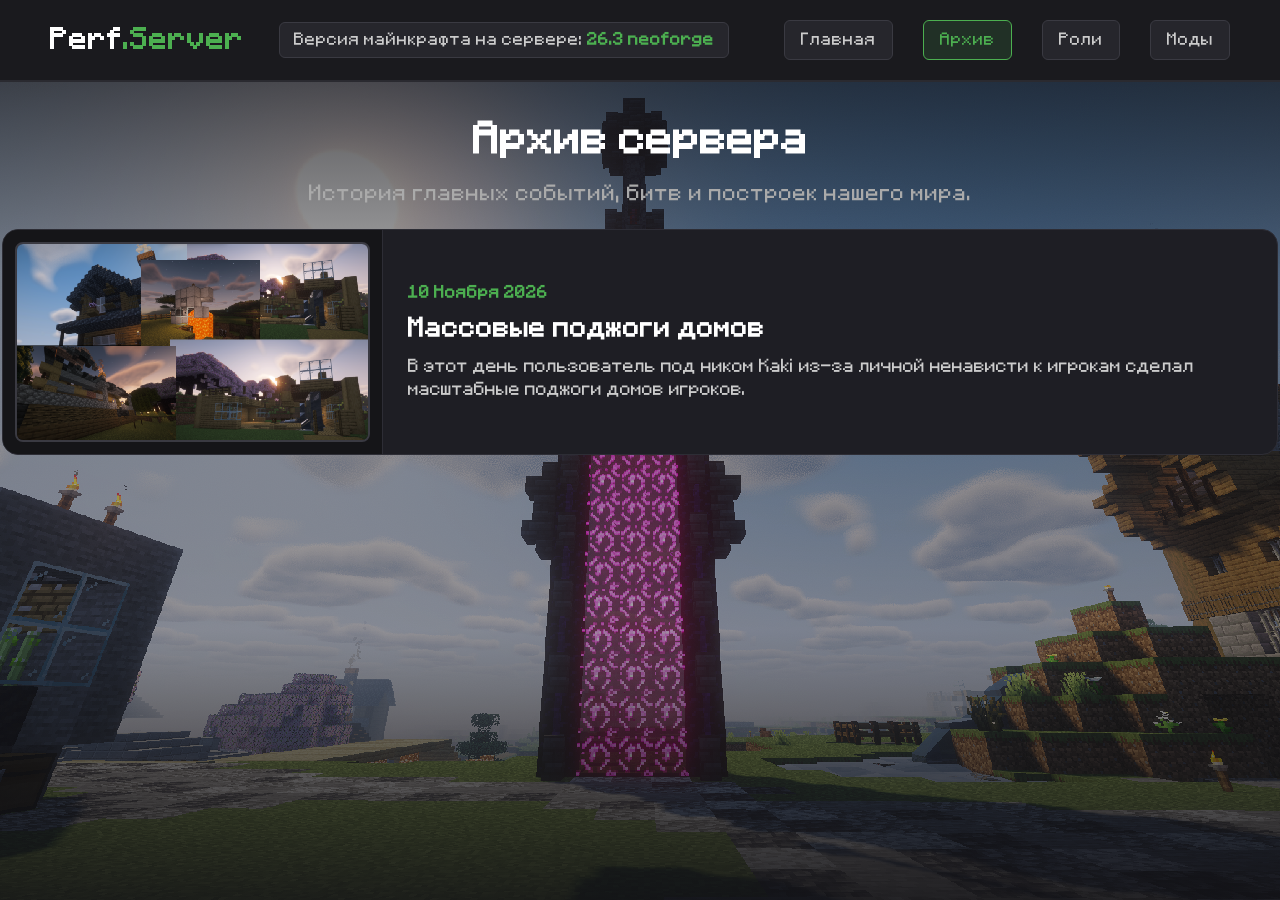
<file: archive.html>
<!DOCTYPE html>
<html lang="ru">
<head>
    <meta charset="UTF-8">
    <meta name="viewport" content="width=device-width, initial-scale=1.0">
    <title>Архив событий - Perf Stream Server</title>
    <link rel="icon" type="image/jpeg" href="favicon.jpg">
    <link rel="stylesheet" href="style.css">
</head>
    <!-- Иконка сайта -->
    <link rel="icon" type="image/png" href="gg.png">
<body class="archive-page">

    <!-- Шапка сайта -->
    <header class="header">
        <div class="logo">Perf<span>.Server</span></div>
        <div class="server-version">Версия майнкрафта на сервере: <span>26.3 neoforge</span></div>
        <nav class="nav">
            <a href="index.html">Главная</a>
            <a href="archive.html" class="green">Архив</a>
           <a href="roles.html">Роли</a>
            <a href="mods.html">Моды</a>
        </nav>
    </header>

    <!-- Раздел архива -->
    <section class="archive-section">
        <h1 class="archive-title">Архив сервера</h1>
        <p class="archive-subtitle">История главных событий, битв и построек нашего мира.</p>

        <div class="archive-list">

           <div class="archive-card">
    <div class="archive-media-container"> <!-- если только одна фотка, то grid-mode" надо убрать -->
       <img src="sub2.png" alt="Фото 1" class="archive-media-thumb" onclick="openLightbox(this.src)">
        <!-- <video src="видео.mp4" class="archive-video-thumb" controls poster="sub2.png"></video> -->
    </div>
    <div class="archive-content">
        <span class="archive-date">10 Ноября 2026</span>
        <h3 class="archive-event-title">Массовые поджоги домов</h3>
        <p class="archive-desc">В этот день пользователь под ником Kaki из-за личной ненависти к игрокам сделал масштабные поджоги домов игроков.</p>
    </div>
</div>
        </div>
    </section>

    <!-- Модальное окно для полноэкранного просмотра картинок -->
    <div id="lightbox" class="lightbox-modal" onclick="closeLightbox()">
        <span class="lightbox-close">&times;</span>
        <img class="lightbox-content" id="lightbox-img">
    </div>

    <!-- Скрипт для работы полноэкранного просмотра картинок -->
    <script>
        function openLightbox(imgSrc) {
            const modal = document.getElementById('lightbox');
            const modalImg = document.getElementById('lightbox-img');
            modal.style.display = "flex";
            modal.classList.add('active');
            modalImg.src = imgSrc;
        }

        function closeLightbox() {
            const modal = document.getElementById('lightbox');
            modal.style.display = "none";
            modal.classList.remove('active');
        }
    </script>

</body>
</html>
</file>
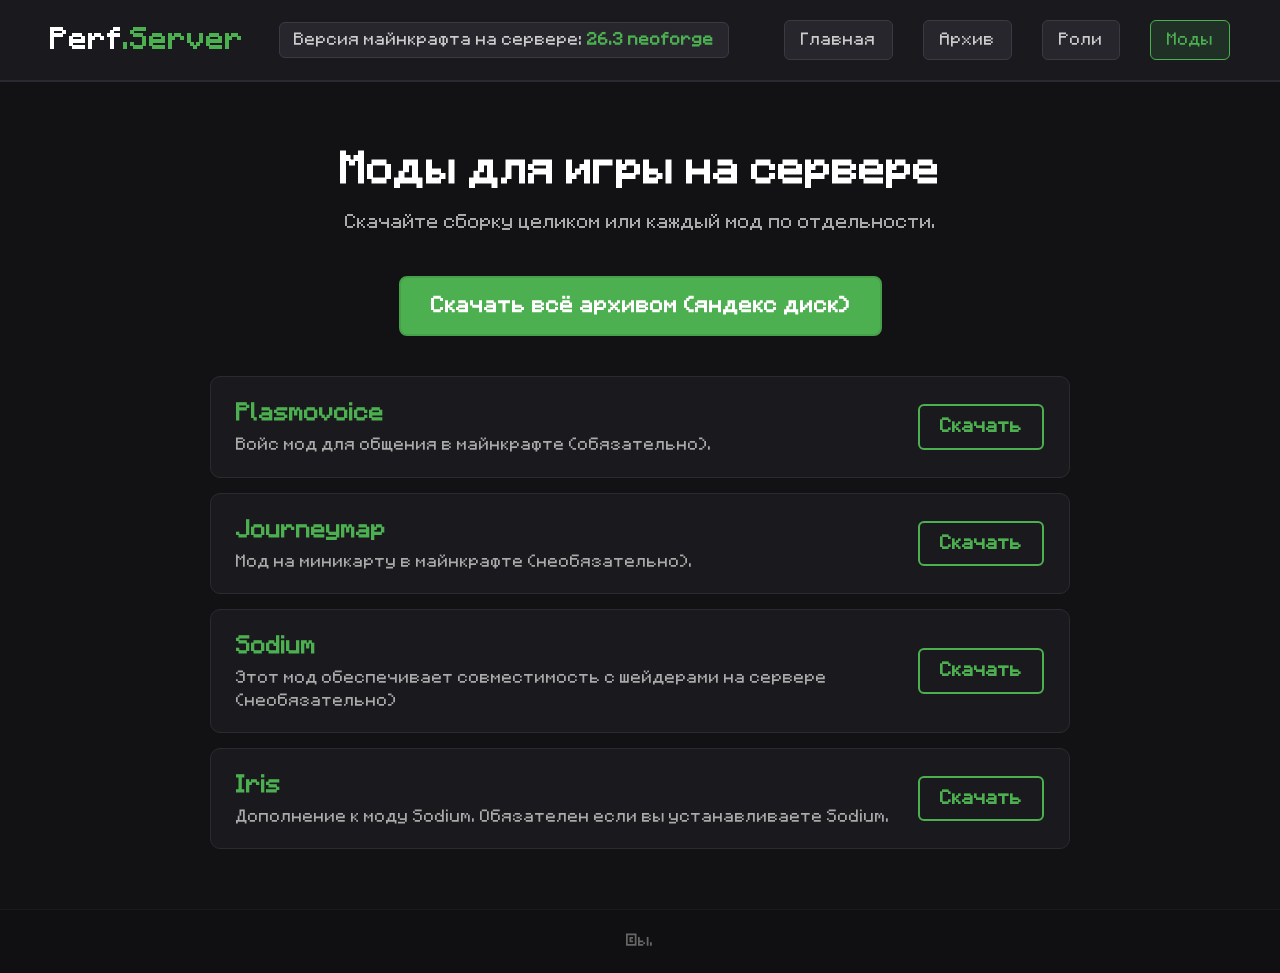
<file: mods.html>
<!DOCTYPE html>
<html lang="ru">
<head>
    <meta charset="UTF-8">
    <meta name="viewport" content="width=device-width, initial-scale=1.0">
    <title>Моды для сервера - Perf Stream Server</title>
    <!-- Подключаем наш общий файл стилей -->
    <link rel="stylesheet" href="style.css">
</head>
    <!-- Иконка сайта -->
    <link rel="icon" type="image/png" href="gg.png">
<body>

    <!-- Шапка сайта (меню) -->
    <header class="header">
        <div class="logo">Perf<span>.Server</span></div>
        
        <!-- Добавили версию игры -->
        <div class="server-version">Версия майнкрафта на сервере:  <span>26.3 neoforge</span></div>
     <nav class="nav">
            <a href="index.html">Главная</a>
            <a href="archive.html">Архив</a>
            <a href="roles.html">Роли</a>
            <a href="mods.html" class="green">Моды</a>
        </nav>
    </header>

    <!-- Основной блок с модами -->
    <section class="mods-section">
        <h1 class="mods-title">Моды для игры на сервере</h1>
        <p class="mods-subtitle">Скачайте сборку целиком или каждый мод по отдельности.</p>

       <!-- Кнопка "Скачать всё" сверху -->
        <div class="download-all-box">
        <a href="https://disk.yandex.ru/d/rLHWvGuMsk2uKg" class="btn-download-all" target="_blank">Скачать всё архивом (яндекс диск)</a>
        </div>

        <!-- Список модов -->
        <div class="mods-list">

            <!-- Мод 1 -->
            <div class="mod-item">
                <div class="mod-info">
                    <h3>Plasmovoice </h3>
                    <p>Войс мод для общения в майнкрафте (обязательно).</p>
                </div>
                <!-- СЮДА ВПИШИ ССЫЛКУ для скачивания 1 мода -->
                <a href="plasmovoice.jar" class="btn-download" download>Скачать</a>
            </div>

            <!-- Мод 2 -->
            <div class="mod-item">
                <div class="mod-info">
                    <h3>Journeymap</h3>
                    <p>Мод на миникарту в майнкрафте (необязательно).</p>
                </div>
                <!-- СЮДА ВПИШИ ССЫЛКУ для скачивания 2 мода -->
                <a href="journeymap.jar" class="btn-download" download>Скачать</a>
            </div>

            <!-- Мод 3 -->
            <div class="mod-item">
                <div class="mod-info">
                    <h3>Sodium</h3>
                    <p>Этот мод обеспечивает совместимость с шейдерами на сервере (необязательно)</p>
                </div>
                <!-- СЮДА ВПИШИ ССЫЛКУ для скачивания 3 мода -->
                <a href="sodium.jar" class="btn-download" download>Скачать</a>
            </div>
<!-- Мод 3 -->
            <div class="mod-item">
                <div class="mod-info">
                    <h3>Iris</h3>
                    <p>Дополнение к моду Sodium. Обязателен если вы устанавливаете Sodium.</p>
                </div>
                <!-- СЮДА ВПИШИ ССЫЛКУ для скачивания 3 мода -->
                <a href="iris.jar" class="btn-download" download>Скачать</a>
            </div>
            <!-- Если понадобится больше модов, просто скопируй блок <div class="mod-item">...</div> вставьте ниже -->

        </div>
    </section>

    <!-- Подвал сайта -->
    <footer class="footer">
        <p>©ы.</p>
    </footer>
<head>
    <meta charset="UTF-8">
    <meta name="viewport" content="width=device-width, initial-scale=1.0">
    <title>Perf Stream Server</title>
    
    <!-- Иконка сайта -->
    <link rel="icon" type="image/png" href="gg.png">

    <link rel="stylesheet" href="style.css">
</head>
</body>
</html>
</file>
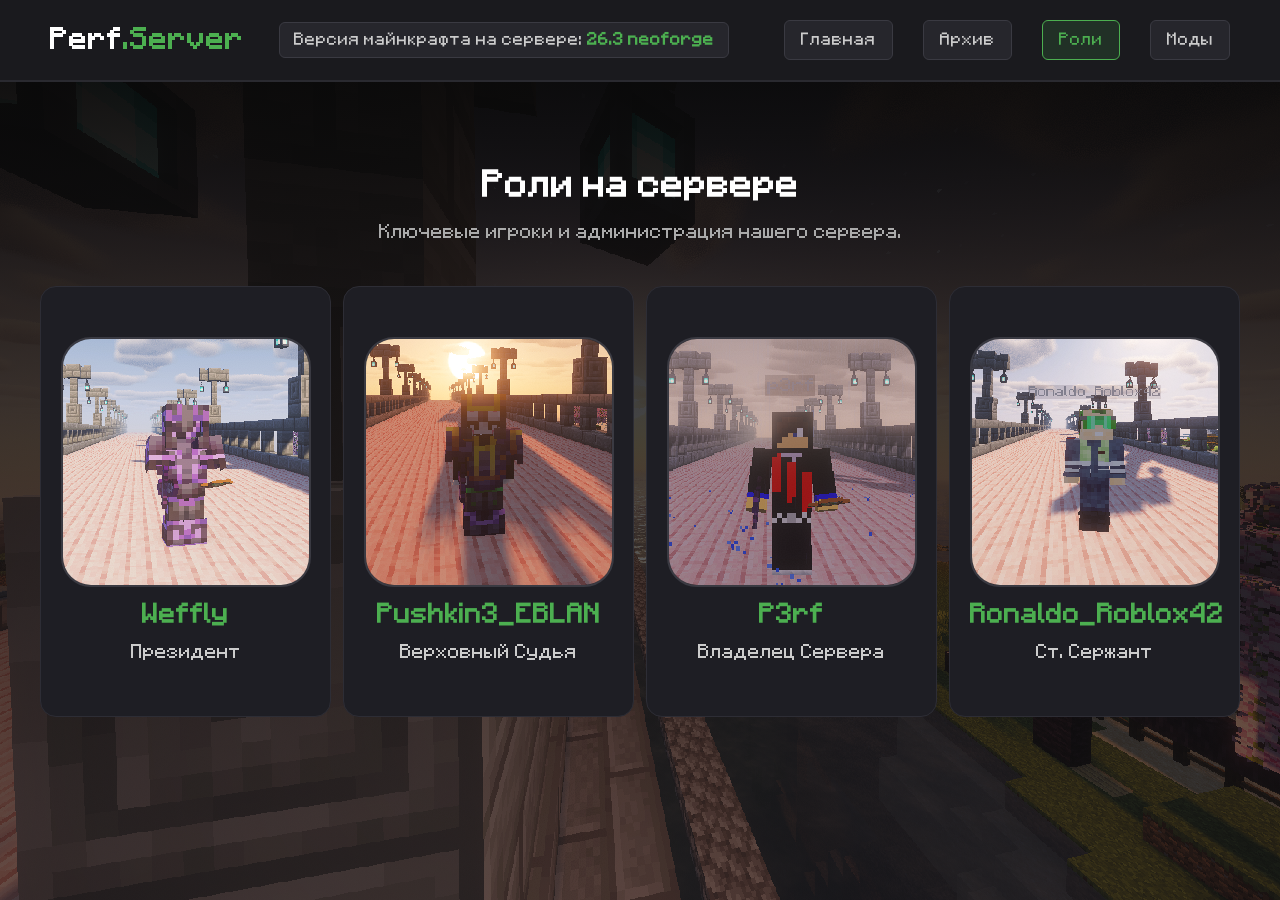
<file: roles.html>
<!DOCTYPE html>
<html lang="ru">
<head>
    <meta charset="UTF-8">
    <meta name="viewport" content="width=device-width, initial-scale=1.0">
    <title>Роли сервера - Perf Stream Server</title>
    <link rel="icon" type="image/jpeg" href="favicon.jpg">
    <link rel="stylesheet" href="style.css">
</head>
    <!-- Иконка сайта -->
    <link rel="icon" type="image/png" href="gg.png">
<body class="roles-page">

    <!-- Шапка сайта -->
    <header class="header">
        <div class="logo">Perf<span>.Server</span></div>
        <div class="server-version">Версия майнкрафта на сервере: <span>26.3 neoforge</span></div>
         <nav class="nav">
            <a href="index.html">Главная</a>
            <a href="archive.html">Архив</a>
            <a href="roles.html" class="green">Роли</a>
            <a href="mods.html">Моды</a>
        </nav>
    </header>

    <!-- Раздел с ролями -->
    <section class="roles-section">
        <h1 class="roles-title">Роли на сервере</h1>
        <p class="roles-subtitle">Ключевые игроки и администрация нашего сервера.</p>

        <div class="roles-grid">

            <!-- Карточка 1 -->
            <div class="role-card">
                <div class="avatar-box">
                    <img src="weff.png" alt="Президент">
                </div>
                <h3 class="role-nick">Weffly</h3>
                <p class="role-name">Президент</p>
            </div>

            <!-- Карточка 2 -->
            <div class="role-card">
                <div class="avatar-box">
                    <img src="push.png" alt="Судья">
                </div>
                <h3 class="role-nick">Pushkin3_EBLAN</h3>
                <p class="role-name">Верховный Судья</p>
            </div>

            <!-- Карточка 3 -->
            <div class="role-card">
                <div class="avatar-box">
                    <img src="perf.png" alt="Мэр">
                </div>
                <h3 class="role-nick">P3rf</h3>
                <p class="role-name">Владелец Сервера</p>
            </div>
<!-- Карточка 4 -->
            <div class="role-card">
                <div class="avatar-box">
                    <img src="ronal.png" alt="Мэр">
                </div>
                <h3 class="role-nick">Ronaldo_Roblox42</h3>
                <p class="role-name">Ст. Сержант</p>
            </div>
        </div>
    </section>

</body>
</html>
</file>
<file: style.css>
/* --- Сброс стандартных отступов и базовые настройки --- */
/* Подключаем майнкрафтовский шрифт */
@font-face {
    font-family: 'Minecraft';
    src: url('Minecraft.otf') format('truetype');
    font-weight: normal;
    font-style: normal;
}
/* --- Сброс стандартных отступов и подключение шрифта Майнкрафта --- */
* {
    margin: 0;
    padding: 0;
    box-sizing: border-box;
    font-family: 'Minecraft', monospace; /* Установили пиксельный шрифт по умолчанию */
    image-rendering: pixelated; /* Делает пиксели резкими и чёткими */
}

body {
    background-color: #121214;
    color: #ffffff;
    line-height: 1.6;
}

/* --- Шапка сайта --- */
.header {
    display: flex;
    justify-content: space-between;
    align-items: center;
    padding: 20px 50px;
    background-color: #1a1a1e;
    border-bottom: 2px solid #2a2a30;
}

.logo {
    font-size: 24px;
    font-weight: bold;
    letter-spacing: 1px;
}

.logo span {
    color: #4CAF50; /* Зеленый акцент в стиле Minecraft */
}

.nav a {
    color: #cccccc;
    text-decoration: none;
    margin-left: 20px;
    font-weight: 500;
    transition: color 0.2s;
}

.nav a:hover {
    color: #ffffff;
}

/* Кнопка "Донат" в меню */
.nav .btn-donate {
    background-color: #4CAF50;
    color: #ffffff;
    padding: 8px 16px;
    border-radius: 6px;
}

.nav .btn-donate:hover {
    background-color: #45a049;
}

/* --- Главный баннер --- */
/* --- Главный баннер с фоновой картинкой --- */
.hero {
    text-align: center;
    padding: 120px 20px;
    
    /* Подключаем фоновую картинку и накладываем тёмный затемняющий слой */
    background: linear-gradient(rgba(0, 0, 0, 0.65), rgba(0, 0, 0, 0.65)), url('bg.png');
    
    /* Настройки отображения фона */
    background-size: cover;       /* Картинка растягивается на весь блок */
    background-position: center;  /* Картинка центрируется */
    background-repeat: no-repeat; /* Картинка не повторяется */
    
    border-bottom: 2px solid #2a2a30;
}

.hero-title {
    font-size: 42px;
    margin-bottom: 15px;
    color: #ffffff;
}

.hero-subtitle {
    font-size: 18px;
    color: #aaaaaa;
    margin-bottom: 30px;
}

/* Блок IP */
.ip-box {
    display: inline-flex;
    align-items: center;
    background-color: #26262c;
    padding: 10px 20px;
    border-radius: 8px;
    border: 1px solid #3a3a42;
}

.ip-text {
    font-size: 18px;
    margin-right: 15px;
}

.ip-text strong {
    color: #4CAF50;
}

.btn-copy {
    background-color: #4CAF50;
    color: white;
    border: none;
    padding: 10px 18px;
    border-radius: 6px;
    font-weight: bold;
    cursor: pointer;
    transition: background 0.2s;
}

.btn-copy:hover {
    background-color: #45a049;
}

/* --- Карточки преимуществ --- */
.features {
    padding: 80px 20px;
    max-width: 1100px;
    margin: 0 auto;
    text-align: center;
}

.features h2 {
    font-size: 32px;
    margin-bottom: 40px;
}

.cards-container {
    display: flex;
    gap: 20px;
    justify-content: center;
    flex-wrap: wrap;
}

.card {
    background-color: #1a1a1e;
    padding: 30px;
    border-radius: 10px;
    width: 300px;
    border: 1px solid #2a2a30;
    text-align: left;
    transition: transform 0.2s;
}

.card:hover {
    transform: translateY(-5px);
}

.card h3 {
    font-size: 20px;
    margin-bottom: 10px;
    color: #4CAF50;
}

.card p {
    color: #aaaaaa;
    font-size: 14px;
}

/* --- Подвал --- */
.footer {
    text-align: center;
    padding: 20px;
    background-color: #101012;
    color: #666666;
    font-size: 14px;
    border-top: 1px solid #1a1a1e;
}
/* Делаем ссылки с классом green зелёными */
.nav a.green {
    color: #14ff24; /* Фирменный зелёный цвет Minecraft */
}

/* Эффект при наведении мышки на эту зелёную ссылку */
.nav a.green:hover {
    color: #45a049; /* Чуть более темный зелёный при наведении */
}
/* --- Стили для страницы модов --- */
.mods-section {
    padding: 60px 20px;
    max-width: 900px;
    margin: 0 auto;
    text-align: center;
}

.mods-title {
    font-size: 36px;
    margin-bottom: 10px;
}

.mods-subtitle {
    color: #aaaaaa;
    margin-bottom: 40px;
}

/* Кнопка "Скачать всё" */
.download-all-box {
    margin-bottom: 40px;
}

.btn-download-all {
    display: inline-block;
    background-color: #4CAF50;
    color: #ffffff;
    padding: 14px 30px;
    border-radius: 8px;
    text-decoration: none;
    font-size: 18px;
    font-weight: bold;
    border: 2px solid #45a049;
    transition: background 0.2s, transform 0.2s;
}

.btn-download-all:hover {
    background-color: #45a049;
    transform: translateY(-2px);
}

/* Список модов */
.mods-list {
    display: flex;
    flex-direction: column;
    gap: 15px;
    text-align: left;
}

.mod-item {
    background-color: #1a1a1e;
    padding: 20px 25px;
    border-radius: 10px;
    border: 1px solid #2a2a30;
    display: flex;
    justify-content: space-between;
    align-items: center;
    transition: border-color 0.2s;
}

.mod-item:hover {
    border-color: #4CAF50;
}

.mod-info h3 {
    color: #4CAF50;
    font-size: 20px;
    margin-bottom: 5px;
}

.mod-info p {
    color: #aaaaaa;
    font-size: 14px;
}

/* Кнопка "Скачать" возле каждого мода */
.btn-download {
    background-color: transparent;
    color: #4CAF50;
    border: 2px solid #4CAF50;
    padding: 8px 20px;
    border-radius: 6px;
    text-decoration: none;
    font-weight: bold;
    transition: all 0.2s;
    white-space: nowrap;
}

.btn-download:hover {
    background-color: #4CAF50;
    color: #ffffff;
}
/* --- Стили для версии игры в шапке --- */
.server-version {
    background-color: #26262c;
    padding: 6px 14px;
    border-radius: 6px;
    border: 1px solid #3a3a42;
    font-size: 14px;
    color: #cccccc;
}

.server-version span {
    color: #4CAF50; /* Зелёный акцент для самой версии */
    font-weight: bold;
}
/* --- Оформление ссылок в навигации в виде красивых кнопок --- */
.nav {
    display: flex;
    gap: 10px; /* Расстояние между кнопками в меню */
    align-items: center;
}

.nav a {
    background-color: #26262c; /* Тёмный фон кнопки */
    color: #cccccc;            /* Цвет текста */
    padding: 8px 16px;         /* Внутренние отступы */
    border-radius: 6px;        /* Скругленные углы */
    border: 1px solid #3a3a42; /* Тонкая рамка */
    text-decoration: none;     /* Убираем подчеркивание */
    font-size: 14px;
    font-weight: 500;
    transition: all 0.2s ease; /* Плавная анимация при наведении */
}

/* Эффект при наведении мышки на любую кнопку в меню */
.nav a:hover {
    background-color: #32323c;
    border-color: #4CAF50;     /* Рамка подсвечивается зелёным */
    color: #ffffff;
}

/* Если у ссылки есть класс green (например, активная вкладка "Моды") */
.nav a.green {
    background-color: rgba(76, 175, 80, 0.15); /* Полупрозрачный зелёный фон */
    border-color: #4CAF50;                      /* Зелёная рамка */
    color: #4CAF50;                             /* Зелёный текст */
}

.nav a.green:hover {
    background-color: #4CAF50;
    color: #ffffff;
}
/* --- Стили для страницы ролей --- */
.roles-section {
    padding: 80px 40px;
    max-width: 1750px; /* Увеличили ширину блока, чтобы карточки были от края до края */
    margin: 0 auto;
    text-align: center;
}

.roles-title {
    font-size: 30px;
    color: #ffffff;
    margin-bottom: 10px;
}

.roles-subtitle {
    color: #aaaaaa;
    font-size: 59;
    margin-bottom: 40px;
}

/* Сетка карточек — крупнее */
.roles-grid {
    display: grid;
    grid-template-columns: repeat(auto-fit, minmax(280px, 1fr)); /* Увеличили минимальную ширину карточек */
    gap: 12px;
    justify-content: center;
}

/* Карточка роли */
.role-card {
    background-color: #1e1e24;
    border: 1px solid #2d2d35;
    border-radius: 16px;
    padding: 50px 20px;
    text-align: center;
    transition: transform 0.2s ease, border-color 0.2s ease;
}

.role-card:hover {
    transform: translateY(-8px);
    border-color: #4CAF50;
}

/* Контейнер под фото (крупные закругленные квадраты ~150px / 4 см) */
.avatar-box {
    width: 250px;
    height: 250px;
    margin: 0 auto 10px auto;
    border-radius: 30px; /* Закруглённые углы */
    overflow: hidden;
    border: 2px solid #3a3a42;
    background-color: #151518;
}

.avatar-box img {
    width: 100%;
    height: 100%;
    object-fit: cover; /* Картинка автоматически подгоняется под квадрат */
}

/* Ник и должность */
.role-nick {
    color: #4CAF50;
    font-size: 22px;
    margin-bottom: 8px;
}

.role-name {
    color: #cccccc;
    font-size: 16px;
}
/* --- Уникальный фон для страницы Роли --- */
body.roles-page {
    background-color: #121216;
    background-image: 
        linear-gradient(to bottom, rgba(8, 8, 8, 7.9), rgba(18, 18, 22, 0.5) 900px, rgba(18, 18, 22, 7.4) 70%, rgba(18, 18, 22, 10.9)),
        url('bg.png'); /* Название твоей картинки для роли */
    background-size: cover;
    background-position: center;
    background-attachment: fixed;
}/* --- Уникальный фон для страницы Архив --- */
body.archive-page {
    background-color: #121216;
    background-image: 
        linear-gradient(to bottom, rgba(18, 18, 22, 0.85), rgba(18, 18, 22, 0.4) 30%, rgba(18, 18, 22, 0.4) 70%, rgba(18, 18, 22, 0.9)),
        url('arh.png'); /* Можешь поставить свою картинку фона для архива или оставить общую */
    background-size: cover;
    background-position: center;
    background-attachment: fixed;
}


/* --- Стили для раздела Архив --- */
.archive-section {
    padding: 60px 20px;
    max-width: 1200px;
    margin: 0 auto;
}

.archive-title {
    font-size: 36px;
    color: #ffffff;
    text-align: center;
    margin-bottom: 10px;
}

.archive-subtitle {
    color: #aaaaaa;
    font-size: 18px;
    text-align: center;
    margin-bottom: 20px;
}

.archive-list {
    display: flex;
    flex-direction: column;
    gap: 25px;
}
.archive-section {
    padding: 30px 2px; /* Отступы по бокам около 2.5 см (25px) от краёв экрана */
    max-width: 1600px;  /* Максимальная ширина, чтобы карточки не растягивались слишком сильно на огромных мониторах */
    margin: 0 auto;     /* Центрируем блок */
}
.archive-card {
    display: flex;
    background-color: #1e1e24;
    border: 1px solid #2d2d35;
    border-radius: 16px;
    overflow: hidden;
    transition: transform 0.2s ease, border-color 0.2s ease;
}

.archive-card:hover {
    transform: translateY(-4px);
    border-color: #4CAF50;
}

.archive-content {
    padding: 25px;
    display: flex;
    flex-direction: column;
    justify-content: center;
}

.archive-date {
    color: #4CAF50;
    font-size: 14px;
    font-weight: bold;
    margin-bottom: 6px;
}

.archive-event-title {
    color: #ffffff;
    font-size: 22px;
    margin-bottom: 10px;
}

.archive-desc {
    color: #cccccc;
    font-size: 15px;
    line-height: 1.5;
}

/* --- Стили для галереи фото и видео в архиве --- */

/* Базовый компактный контейнер для 1 фотографии */
.archive-media-container {
    display: flex;
    flex-direction: column;
    width: 380px; /* Компактная ширина слева, как на первой схеме */
    max-width: 100%;
    flex-shrink: 0;
    background-color: #151518;
    padding: 12px;
    border-right: 1px solid #2d2d35;
    box-sizing: border-box;
    justify-content: center;
}

/* Режим сетки для 2 и более фото / видео (как на второй схеме) */
.archive-media-container.grid-mode {
    display: grid;
    grid-template-columns: repeat(2, 1fr); /* 2 колонки */
    gap: 10px;
    width: 580px; /* Чуть шире, чтобы поместилось 2 элемента в ряд */
    align-content: center;
}

/* Обычная карточка фото */
.archive-media-thumb {
    width: 100%;
    height: 170px; /* Аккуратный компактный размер */
    object-fit: cover;
    border-radius: 8px;
    border: 2px solid #3a3a42;
    cursor: pointer;
    transition: transform 0.2s ease, border-color 0.2s ease;
}

.archive-media-thumb:hover {
    transform: scale(1.03);
    border-color: #4CAF50;
}

/* Если фото всего одно и оно НЕ в режиме сетки — делаем его чуть крупнее и гармоничнее в узком блоке */
.archive-media-container:not(.grid-mode) .archive-media-thumb {
    height: 200px;
}

/* Видео в режиме сетки (компактное) */
.archive-video-thumb {
    width: 100%;
    height: 170px;
    border-radius: 8px;
    border: 2px solid #3a3a42;
    background: #000;
    object-fit: cover;
    display: block;
}

/* Модальное окно (полноэкранный просмотр) */
.lightbox-modal {
    display: none;
    position: fixed;
    z-index: 1000;
    top: 0;
    left: 0;
    width: 100%;
    height: 100%;
    background-color: rgba(0, 0, 0, 0.92);
    justify-content: center;
    align-items: center;
    padding: 20px;
}

.lightbox-modal.active {
    display: flex;
}

.lightbox-content {
    max-width: 90%;
    max-height: 90%;
    border-radius: 12px;
    box-shadow: 0 0 25px rgba(0,0,0,0.9);
}

.lightbox-close {
    position: absolute;
    top: 25px;
    right: 35px;
    color: #ffffff;
    font-size: 40px;
    font-weight: bold;
    cursor: pointer;
}

.lightbox-close:hover {
    color: #4CAF50;
}

/* Адаптивность для мобилок */
@media (max-width: 850px) {
    .archive-media-container, 
    .archive-media-container.grid-mode {
        width: 100%;
        border-right: none;
        border-bottom: 1px solid #2d2d35;
        display: flex;
        flex-direction: column;
    }
}
/* --- Стили для карточки разработки и модального окна --- */

/* Широкая карточка разработки на главной */
.dev-banner-card {
    width: 100% !important;
    max-width: 800px;
    margin: 0 auto;
    background: linear-gradient(135deg, #1a1a24, #242433) !important;
    border: 2px dashed #4CAF50 !important;
    border-radius: 12px;
    padding: 30px;
    cursor: pointer;
    text-align: center;
    transition: all 0.3s ease;
}

.dev-banner-card:hover {
    transform: translateY(-5px);
    border-style: solid !important;
    background: linear-gradient(135deg, #20202d, #2d2d42) !important;
    box-shadow: 0 0 20px rgba(76, 175, 80, 0.3);
}

.dev-banner-content h3 {
    color: #4CAF50;
    font-size: 24px;
    margin-bottom: 8px;
}

.dev-banner-content p {
    color: #cccccc;
    font-size: 15px;
}

/* Модальное окно */
.dev-modal {
    display: none;
    position: fixed;
    z-index: 2000;
    top: 0;
    left: 0;
    width: 100%;
    height: 100%;
    background-color: rgba(0, 0, 0, 0.85);
    justify-content: center;
    align-items: center;
    padding: 20px;
}

.dev-modal.active {
    display: flex;
}

.dev-modal-content {
    background-color: #1a1a1e;
    border: 2px solid #3a3a42;
    border-radius: 14px;
    padding: 30px;
    width: 100%;
    max-width: 500px;
    position: relative;
    box-shadow: 0 10px 30px rgba(0,0,0,0.8);
}

.dev-modal-content h2 {
    color: #ffffff;
    font-size: 22px;
    margin-bottom: 10px;
}

.dev-modal-sub {
    color: #aaaaaa;
    font-size: 14px;
    margin-bottom: 20px;
}

.dev-close {
    position: absolute;
    top: 15px;
    right: 20px;
    color: #ffffff;
    font-size: 32px;
    font-weight: bold;
    cursor: pointer;
}

.dev-close:hover {
    color: #4CAF50;
}

/* Поля ввода в модальном окне */
.dev-input, .dev-textarea {
    width: 100%;
    background-color: #121214;
    border: 1px solid #3a3a42;
    border-radius: 8px;
    padding: 12px;
    color: #ffffff;
    font-size: 15px;
    margin-bottom: 15px;
    box-sizing: border-box;
}

.dev-input:focus, .dev-textarea:focus {
    border-color: #4CAF50;
    outline: none;
}

.dev-textarea {
    resize: vertical;
    min-height: 100px;
}

/* Кнопки отправки */
.dev-submit-btn {
    width: 100%;
    background-color: #4CAF50;
    color: white;
    border: none;
    padding: 12px;
    border-radius: 8px;
    font-size: 16px;
    font-weight: bold;
    cursor: pointer;
    transition: background 0.2s;
}

.dev-submit-btn:hover {
    background-color: #45a049;
}

/* Стили для админ-панели внутри модалки */
.ideas-list-container {
    max-height: 300px;
    overflow-y: auto;
    margin-bottom: 15px;
    display: flex;
    flex-direction: column;
    gap: 10px;
    padding-right: 5px;
}

.idea-item {
    background-color: #121214;
    border: 1px solid #2d2d35;
    border-radius: 8px;
    padding: 12px;
}

.idea-header {
    display: flex;
    justify-content: space-between;
    align-items: center;
    font-size: 13px;
    color: #4CAF50;
    margin-bottom: 6px;
    padding-right: 25px; /* Оставляем свободное место для крестика */
}

.idea-date {
    color: #777777;
    font-size: 12px;
}

.idea-text {
    color: #dddddd;
    font-size: 14px;
    word-break: break-word;
}

.dev-clear-btn {
    width: 100%;
    background-color: #d9534f;
    color: white;
    border: none;
    padding: 10px;
    border-radius: 8px;
    font-size: 14px;
    cursor: pointer;
    transition: background 0.2s;
}

.dev-clear-btn:hover {
    background-color: #c9302c;
}
/* --- Исправление картинок и добавление крестиков в админ-панели --- */

.idea-item {
    background-color: #121214;
    border: 1px solid #2d2d35;
    border-radius: 8px;
    padding: 15px;
    position: relative;
}

/* Кнопка-крестик для удаления отдельной идеи */
.idea-delete-btn {
    position: absolute;
    top: 10px;
    right: 12px;
    background: transparent;
    border: none;
    color: #888888;
    font-size: 22px;
    font-weight: bold;
    cursor: pointer;
    transition: color 0.2s;
    line-height: 1;
}

.idea-delete-btn:hover {
    color: #d9534f; /* Подсвечивается красным при наведении */
}

/* Контейнер и строгие размеры для прикрепленной картинки */
.idea-img-wrap {
    margin-top: 12px;
    max-width: 220px; /* Ограничиваем максимальную ширину превью */
}

.idea-attached-img {
    width: 100%;
    max-height: 150px;
    object-fit: cover;
    border-radius: 6px;
    border: 1px solid #3a3a42;
    cursor: pointer;
    display: block;
    transition: transform 0.2s, border-color 0.2s;
}

.idea-attached-img:hover {
    transform: scale(1.02);
    border-color: #4CAF50;
}
/* --- Стили для красивой кнопки загрузки файла --- */

.dev-file-upload-btn {
    display: flex;
    align-items: center;
    justify-content: center;
    width: 100%;
    background-color: #121214;
    border: 1px solid #202024;
    border-radius: 8px;
    padding: 12px;
    color: #ffffff;
    font-size: 14px;
    cursor: pointer;
    margin-bottom: 8px;
    transition: all 0.2s ease;
}

.dev-file-upload-btn:hover {
    border-color: #4CAF50;
    color: #ffffff;
    background-color: #16161a;
}

.dev-file-input {
    display: none; /* Прячем стандартный уродливый инпут браузера */
}

.dev-file-name {
    color: #4CAF50;
    font-size: 13px;
    margin-bottom: 15px;
    text-align: center;
    word-break: break-all;
}
/* --- Кастомные уведомления (тосты) --- */
.custom-toast {
    position: fixed;
    bottom: -60px;
    left: 50%;
    transform: translateX(-50%);
    background-color: #1a1a1e;
    color: #ffffff;
    border: 1px solid #4CAF50;
    padding: 12px 24px;
    border-radius: 8px;
    font-size: 15px;
    z-index: 3000;
    box-shadow: 0 5px 20px rgba(0,0,0,0.6);
    transition: bottom 0.3s ease, opacity 0.3s ease;
    opacity: 0;
}

.custom-toast.show {
    bottom: 30px;
    opacity: 1;
}

/* --- Полноэкранный просмотр картинок --- */
.img-fullscreen-modal {
    display: none;
    position: fixed;
    z-index: 4000;
    top: 0;
    left: 0;
    width: 100%;
    height: 100%;
    background-color: rgba(0, 0, 0, 0.9);
    justify-content: center;
    align-items: center;
    padding: 20px;
    box-sizing: border-box;
    cursor: zoom-out;
}

.img-fullscreen-modal.active {
    display: flex;
}

.img-fullscreen-content {
    max-width: 90%;
    max-height: 90vh;
    border-radius: 8px;
    box-shadow: 0 0 30px rgba(0,0,0,0.8);
    border: 2px solid #3a3a42;
}

.img-fullscreen-close {
    position: absolute;
    top: 20px;
    right: 30px;
    color: #ffffff;
    font-size: 40px;
    font-weight: bold;
    cursor: pointer;
    transition: color 0.2s;
}

.img-fullscreen-close:hover {
    color: #4CAF50;
}
</file>
